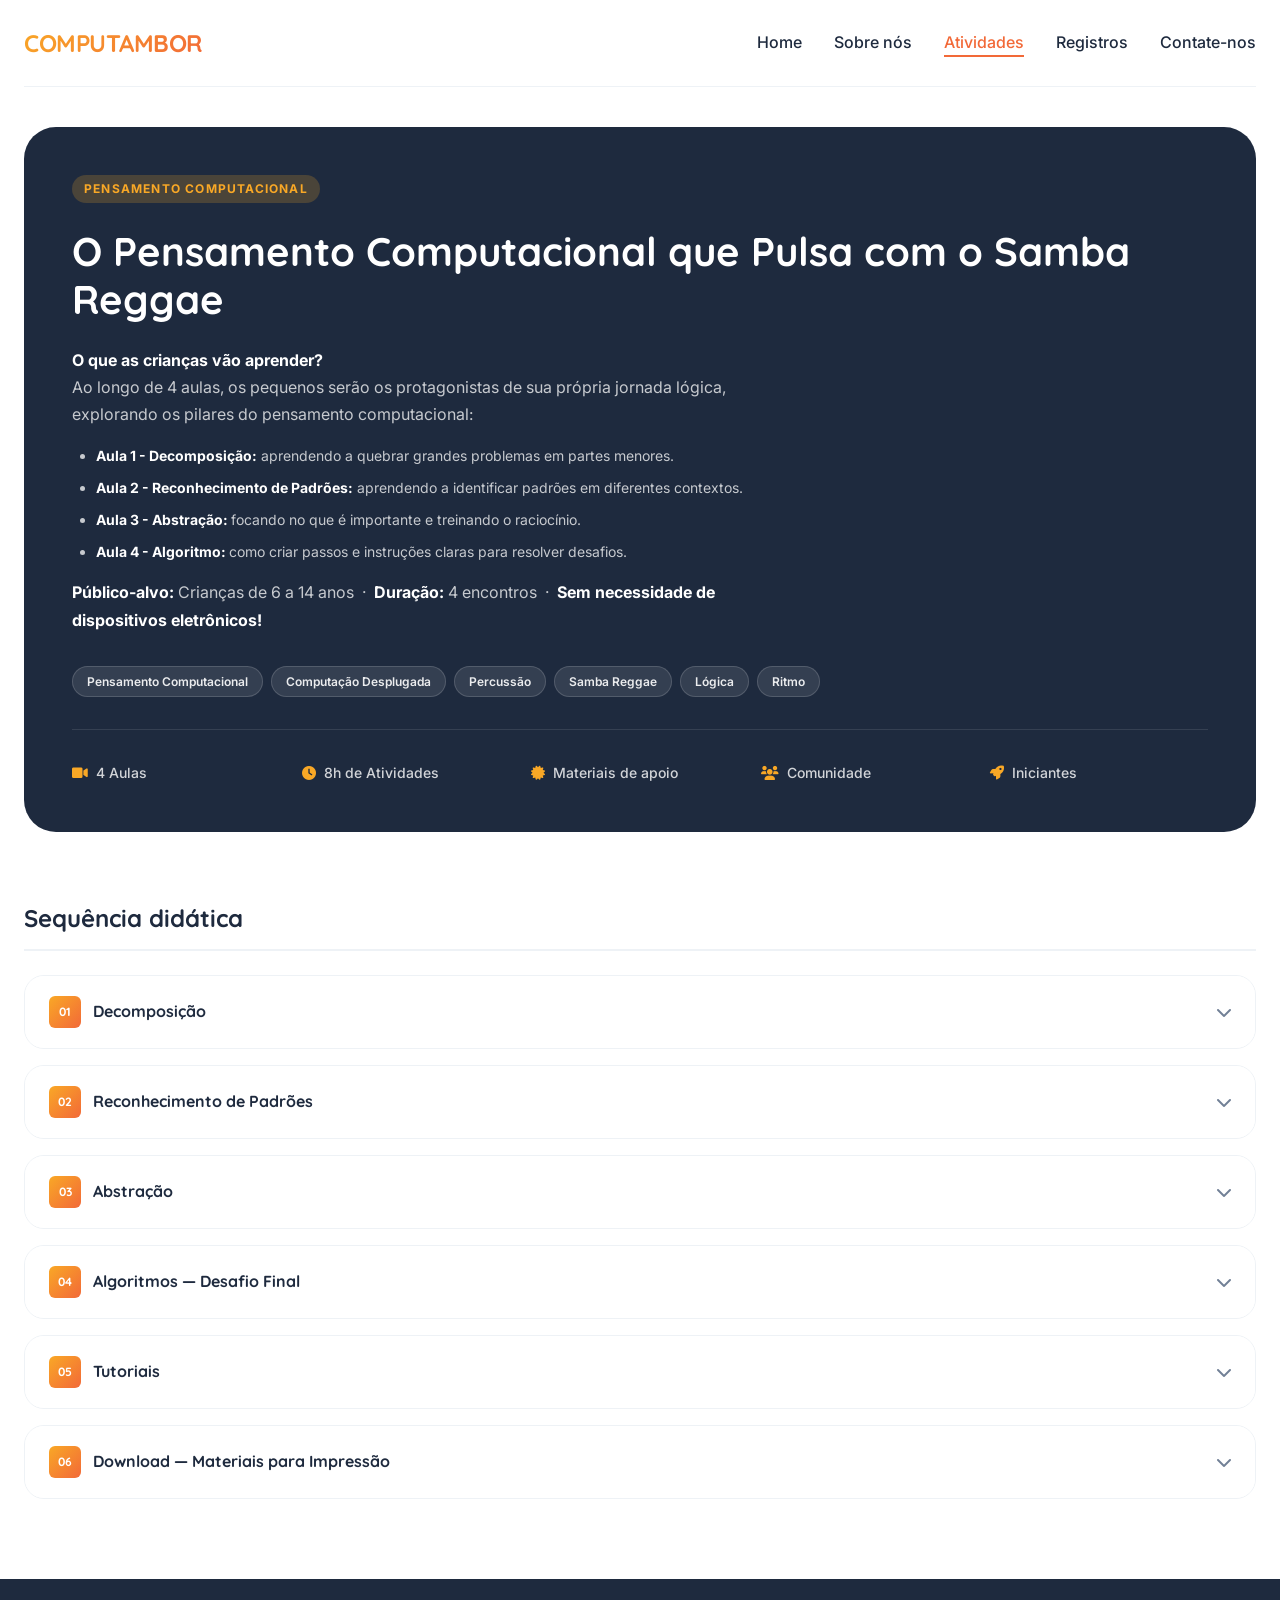
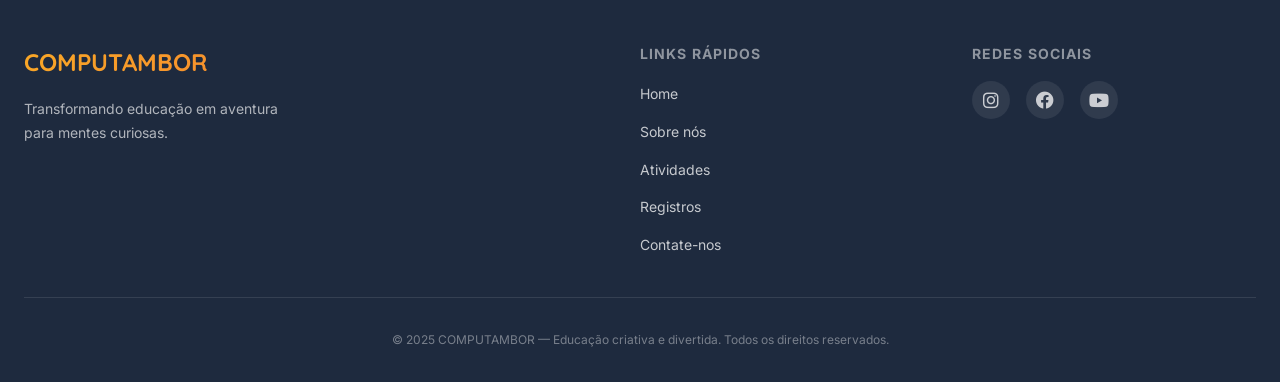
<file: atividades.html>
<!DOCTYPE html>
<html lang="pt-br">
<head>
  <meta charset="UTF-8">
  <meta name="viewport" content="width=device-width, initial-scale=1.0">
  <title>COMPUTAMBOR | Atividades do Curso</title>
  <meta name="description" content="4 aulas de pensamento computacional usando samba reggae e computação desplugada. Materiais para professores e alunos de 6 a 14 anos.">

  <link rel="preconnect" href="https://fonts.googleapis.com">
  <link href="https://fonts.googleapis.com/css2?family=Inter:opsz,wght@14..32,300;14..32,400;14..32,600;14..32,700;14..32,800&family=Quicksand:wght@400;500;600;700&display=swap" rel="stylesheet">
  <link rel="stylesheet" href="https://cdnjs.cloudflare.com/ajax/libs/font-awesome/6.0.0-beta3/css/all.min.css">
  <link rel="stylesheet" href="css/variables.css">
  <link rel="stylesheet" href="css/components.css">
  <link rel="stylesheet" href="css/pages.css">
</head>
<body data-page="atividades.html">

<div class="container">
  <div id="pw-navbar"></div>
</div>

<main>
  <div class="container">

    <!-- CABEÇALHO DO CURSO -->
    <header class="course-header" aria-labelledby="course-title">
      <span class="course-header__eyebrow">Pensamento Computacional</span>
      <h1 id="course-title">O Pensamento Computacional que Pulsa com o Samba Reggae</h1>

      <div class="course-header__desc">
        <p><strong style="color:#fff;">O que as crianças vão aprender?</strong></p>
        <p>Ao longo de 4 aulas, os pequenos serão os protagonistas de sua própria jornada lógica, explorando os pilares do pensamento computacional:</p>
        <ul>
          <li><b>Aula 1 - Decomposição:</b> aprendendo a quebrar grandes problemas em partes menores. </li>
          <li><b>Aula 2 - Reconhecimento de Padrões:</b> aprendendo a identificar padrões em diferentes contextos.</li>
          <li><b>Aula 3 - Abstração: </b> focando no que é importante e treinando o raciocínio.</li>
          <li><b>Aula 4 - Algoritmo: </b> como criar passos e instruções claras para resolver desafios.</li>
        </ul>
        <p style="margin-top: 1rem;">
          <b>Público-alvo:</b> Crianças de 6 a 14 anos &nbsp;·&nbsp;
          <b>Duração:</b> 4 encontros &nbsp;·&nbsp;
          <b>Sem necessidade de dispositivos eletrônicos!</b>
        </p>
      </div>

      <div class="tech-tags" aria-label="Temas abordados">
        <span class="tech-tag">Pensamento Computacional</span>
        <span class="tech-tag">Computação Desplugada</span>
        <span class="tech-tag">Percussão</span>
        <span class="tech-tag">Samba Reggae</span>
        <span class="tech-tag">Lógica</span>
        <span class="tech-tag">Ritmo</span>
      </div>

      <div class="course-stats" aria-label="Estatísticas do curso">
        <div class="course-stat"><i class="fas fa-video" aria-hidden="true"></i> 4 Aulas</div>
        <div class="course-stat"><i class="fas fa-clock" aria-hidden="true"></i> 8h de Atividades</div>
        <div class="course-stat"><i class="fas fa-certificate" aria-hidden="true"></i> Materiais de apoio</div>
        <div class="course-stat"><i class="fas fa-users" aria-hidden="true"></i> Comunidade</div>
        <div class="course-stat"><i class="fas fa-rocket" aria-hidden="true"></i> Iniciantes </div>
      </div>
    </header>

    <!-- MÓDULOS -->
    <section class="modules-section" aria-labelledby="modules-title">
      <h2 class="modules-title" id="modules-title">Sequência didática</h2>

      <!-- Módulo 01 -->
      <div class="module" role="region" aria-labelledby="mod-01">
        <div class="module__header" aria-expanded="false" role="button" tabindex="0">
          <h3 id="mod-01"><span class="module__number" aria-label="Módulo 01">01</span> Decomposição</h3>
          <i class="fas fa-chevron-down module__toggle-icon" aria-hidden="true"></i>
        </div>
        <ul class="module__lessons">
          <li class="lesson-item" data-link="https://drive.google.com/file/d/1GGW1S6-6MEwd1jZoFqW50hgd6k8FYZk7/view?usp=sharing">
            <span class="lesson-item__code">0101</span>
            <span class="lesson-item__title">Plano de ensino</span>
            <span class="lesson-item__duration">Leitura e Download</span>
            <i class="fas fa-file-alt lesson-item__icon" aria-hidden="true"></i>
          </li>

          <li class="lesson-item lesson-item--toggle" data-target="ref-012">
            <div class="lesson-item__header">
              <span class="lesson-item__code">0102</span>
              <span class="lesson-item__title">Recursos pedagógicos</span>
              <span class="lesson-item__duration">Download</span>
              <i class="fas fa-download lesson-item__icon" aria-hidden="true"></i>
            </div>
            <div id="ref-012" class="ref-panel">
              <ul>
                <li><a href="https://drive.google.com/file/d/1vzdx7hCFF1f8uwsqhi-pR4yFQ7ZrpHo9/view?usp=sharing" target="_blank" rel="noopener noreferrer">Materiais para impressão</a></li>
                <li><a href="https://canva.link/mqvchjvmapc88yz" target="_blank" rel="noopener noreferrer">Slides</a></li>
              </ul>
            </div>
          </li>

          <li class="lesson-item" data-link="https://drive.google.com/file/d/1sWQUgkg2pSQ9Jt441-slZ12ee3pVIRop/view?usp=sharing">
            <span class="lesson-item__code">0103</span>
            <span class="lesson-item__title">Atividade 1: Encontre seu par</span>
            <span class="lesson-item__duration">20 min</span>
            <i class="fas fa-external-link-alt lesson-item__icon" aria-hidden="true"></i>
          </li>
          <li class="lesson-item" data-link="https://drive.google.com/file/d/1nlDdScC5zE1C5I9jffvQU6ldETWPKVsW/view?usp=sharing">
            <span class="lesson-item__code">0104</span>
            <span class="lesson-item__title">Atividade 2: Decompondo o ritmo</span>
            <span class="lesson-item__duration">60 min</span>
            <i class="fas fa-external-link-alt lesson-item__icon" aria-hidden="true"></i>
          </li>
          <li class="lesson-item" data-link="https://drive.google.com/file/d/1LTjSLqV8tqkHBRjw7dCuH8q8gbuZ6dws/view?usp=sharing">
            <span class="lesson-item__code">0105</span>
            <span class="lesson-item__title">Atividade 3: A soma das batidas</span>
            <span class="lesson-item__duration">20 min</span>
            <i class="fas fa-external-link-alt lesson-item__icon" aria-hidden="true"></i>
          </li>

          <li class="lesson-item" data-link="https://drive.google.com/file/d/1R7Y2lu913yEmlsl6XotxBHee7nxIGNsg/view?usp=sharing">
            <span class="lesson-item__code">0106</span>
            <span class="lesson-item__title">Material de apoio</span>
            <span class="lesson-item__duration">Leitura</span>
            <i class="fas fa-external-link-alt lesson-item__icon" aria-hidden="true"></i>
          </li>
          
          <li class="lesson-item lesson-item--toggle" data-target="ref-01">
            <div class="lesson-item__header">
              <span class="lesson-item__code">0107</span>
              <span class="lesson-item__title">Referências</span>
              <span class="lesson-item__duration">Leitura</span>
              <i class="fas fa-chevron-down lesson-item__icon" aria-hidden="true"></i>
            </div>
            <div id="ref-01" class="ref-panel">
              <ul>
                <li>WING, J. M. Computational thinking. <em>Communications of the ACM</em>, v. 49, n. 3, p. 33–35, 2006.</li>
                <li>BELL, T.; WITTEN, I. H.; FELLOWS, M. <em>Computer Science Unplugged</em>. Disponível em: csunplugged.org</li>
                <li>BRACKMANN, C. P. et al. Desenvolvimento do pensamento computacional através de atividades desplugadas. <em>RENOTE</em>, v. 14, n. 2, 2016.</li>
              </ul>
            </div>
          </li>

        </ul>
      </div>

      <!-- Módulo 02 -->
      <div class="module" role="region" aria-labelledby="mod-02">
        <div class="module__header" aria-expanded="false" role="button" tabindex="0">
          <h3 id="mod-02"><span class="module__number" aria-label="Módulo 02">02</span> Reconhecimento de Padrões</h3>
          <i class="fas fa-chevron-down module__toggle-icon" aria-hidden="true"></i>
        </div>
        <ul class="module__lessons">
          <li class="lesson-item" data-link="https://drive.google.com/file/d/1p_x-du-SpC_fLtdT15l4KKhxwUyDzxaI/view?usp=sharing">
            <span class="lesson-item__code">0201</span>
            <span class="lesson-item__title">Plano de ensino</span>
            <span class="lesson-item__duration">Leitura</span>
            <i class="fas fa-file-alt lesson-item__icon" aria-hidden="true"></i>
          </li>

          <li class="lesson-item" data-link="https://drive.google.com/file/d/1gpNnuGSrkCssbVZdwdgOJ2HtZUARMpAI/view?usp=sharing">
            <span class="lesson-item__code">0202</span>
            <span class="lesson-item__title">Recursos pedagógicos</span>
            <span class="lesson-item__duration">Download</span>
            <i class="fas fa-download lesson-item__icon" aria-hidden="true"></i>
          </li>

          <li class="lesson-item" data-link="https://drive.google.com/file/d/SEU_LINK_AQUI_9/view">
            <span class="lesson-item__code">0203</span>
            <span class="lesson-item__title">Momento inicial: Conteúdo expositivo</span>
            <span class="lesson-item__duration">20 min</span>
            <i class="fas fa-external-link-alt lesson-item__icon" aria-hidden="true"></i>
          </li>

          <li class="lesson-item" data-link="https://drive.google.com/file/d/SEU_LINK_AQUI_10/view">
            <span class="lesson-item__code">0204</span>
            <span class="lesson-item__title">Reconhecimento de padrões no samba-reggae</span>
            <span class="lesson-item__duration">20 min</span>
            <i class="fas fa-external-link-alt lesson-item__icon" aria-hidden="true"></i>
          </li>

          <li class="lesson-item" data-link="https://drive.google.com/file/d/1NuwuzXsUuRT1MgUfxxvaZKAFG2dYjZdg/view?usp=sharing">
            <span class="lesson-item__code">0205</span>
            <span class="lesson-item__title">Atividade 1 - Notação corporal</span>
            <span class="lesson-item__duration">30 min</span>
            <i class="fas fa-external-link-alt lesson-item__icon" aria-hidden="true"></i>
          </li>

          <li class="lesson-item" data-link="https://drive.google.com/file/d/1fIdFOYWPm3QcUtbpmuyCheJt5D91KKYv/view?usp=sharing">
            <span class="lesson-item__code">0206</span>
            <span class="lesson-item__title">Atividade 2 - Observando os padrões</span>
            <span class="lesson-item__duration">30 min</span>
            <i class="fas fa-external-link-alt lesson-item__icon" aria-hidden="true"></i>
          </li>

          <li class="lesson-item" data-link="https://drive.google.com/file/d/SEU_LINK_AQUI_10/view">
            <span class="lesson-item__code">0207</span>
            <span class="lesson-item__title">Encerramento</span>
            <span class="lesson-item__duration">30 min</span>
            <i class="fas fa-external-link-alt lesson-item__icon" aria-hidden="true"></i>
          </li>

          <!-- <li class="lesson-item" data-link="https://drive.google.com/file/d/SEU_LINK_AQUI_11/view">
            <span class="lesson-item__code">0208</span>
            <span class="lesson-item__title">Materiais</span>
            <span class="lesson-item__duration">Leitura</span>
            <i class="fas fa-file-alt lesson-item__icon" aria-hidden="true"></i>
          </li> -->
          <li class="lesson-item lesson-item--toggle" data-target="ref-02">
            <div class="lesson-item__header">
              <span class="lesson-item__code">0208</span>
              <span class="lesson-item__title">Referências</span>
              <span class="lesson-item__duration">Leitura</span>
              <i class="fas fa-chevron-down lesson-item__icon" aria-hidden="true"></i>
            </div>
            <div id="ref-02" class="ref-panel">
              <ul>
                <li>WING, J. M. Computational thinking. <em>Communications of the ACM</em>, v. 49, n. 3, p. 33–35, 2006.</li>
                <li>BELL, T.; WITTEN, I. H.; FELLOWS, M. <em>Computer Science Unplugged</em>. Disponível em: csunplugged.org</li>
                <li>BRACKMANN, C. P. et al. Desenvolvimento do pensamento computacional através de atividades desplugadas. <em>RENOTE</em>, v. 14, n. 2, 2016.</li>
              </ul>
            </div>
          </li>

        </ul>
      </div>

      <!-- Módulo 03 -->
      <div class="module" role="region" aria-labelledby="mod-03">
        <div class="module__header" aria-expanded="false" role="button" tabindex="0">
          <h3 id="mod-03"><span class="module__number" aria-label="Módulo 03">03</span> Abstração</h3>
          <i class="fas fa-chevron-down module__toggle-icon" aria-hidden="true"></i>
        </div>

        <ul class="module__lessons">
          <li class="lesson-item" data-link="https://drive.google.com/file/d/1pPxOqALFEFxmUF0KTXt2ugIQ2Ls848UZ/view?usp=sharing">
            <span class="lesson-item__code">0301</span>
            <span class="lesson-item__title">Plano de ensino</span>
            <span class="lesson-item__duration">Leitura</span>
            <i class="fas fa-file-alt lesson-item__icon" aria-hidden="true"></i>
          </li>

          <li class="lesson-item" data-link="https://drive.google.com/file/d/1ycvFEmdvb4gqKp3FLXqhGVJD8cl7UXWc/view?usp=sharing">
            <span class="lesson-item__code">0302</span>
            <span class="lesson-item__title">Recursos pedagógicos</span>
            <span class="lesson-item__duration">Download</span>
            <i class="fas fa-download lesson-item__icon" aria-hidden="true"></i>
          </li>
          <li class="lesson-item" data-link="https://drive.google.com/file/d/SEU_LINK_AQUI_15/view">
            <span class="lesson-item__code">0303</span>
            <span class="lesson-item__title">Desenvolvimento</span>
            <span class="lesson-item__duration">40 min</span>
            <i class="fas fa-external-link-alt lesson-item__icon" aria-hidden="true"></i>
          </li>
          <li class="lesson-item" data-link="https://drive.google.com/file/d/SEU_LINK_AQUI_16/view">
            <span class="lesson-item__code">0304</span>
            <span class="lesson-item__title">Fechamento</span>
            <span class="lesson-item__duration">20 min</span>
            <i class="fas fa-external-link-alt lesson-item__icon" aria-hidden="true"></i>
          </li>
          <li class="lesson-item" data-link="https://drive.google.com/file/d/SEU_LINK_AQUI_17/view">
            <span class="lesson-item__code">0305</span>
            <span class="lesson-item__title">Materiais</span>
            <span class="lesson-item__duration">Leitura</span>
            <i class="fas fa-file-alt lesson-item__icon" aria-hidden="true"></i>
          </li>

          <li class="lesson-item lesson-item--toggle" data-target="ref-03">
            <div class="lesson-item__header">
              <span class="lesson-item__code">0306</span>
              <span class="lesson-item__title">Referências</span>
              <span class="lesson-item__duration">Leitura</span>
              <i class="fas fa-chevron-down lesson-item__icon" aria-hidden="true"></i>
            </div>
            
            <div id="ref-03" class="ref-panel">
              <ul>
                <li>WING, J. M. Computational thinking. <em>Communications of the ACM</em>, v. 49, n. 3, p. 33–35, 2006.</li>
                <li>BELL, T.; WITTEN, I. H.; FELLOWS, M. <em>Computer Science Unplugged</em>. Disponível em: csunplugged.org</li>
                <li>BRACKMANN, C. P. et al. Desenvolvimento do pensamento computacional através de atividades desplugadas. <em>RENOTE</em>, v. 14, n. 2, 2016.</li>
              </ul>
            </div>
          </li>

        </ul>
      </div>

      <!-- Módulo 04 -->
      <div class="module" role="region" aria-labelledby="mod-04">
        <div class="module__header" aria-expanded="false" role="button" tabindex="0">
          <h3 id="mod-04"><span class="module__number" aria-label="Módulo 04">04</span> Algoritmos — Desafio Final</h3>
          <i class="fas fa-chevron-down module__toggle-icon" aria-hidden="true"></i>
        </div>

        <ul class="module__lessons">
          <li class="lesson-item" data-link="https://drive.google.com/file/d/1YZrP0JJq5q9EgmCqr7vY-PIJgpqGNWAp/view?usp=sharing">
            <span class="lesson-item__code">0401</span>
            <span class="lesson-item__title">Plano de ensino</span>
            <span class="lesson-item__duration">Leitura</span>
            <i class="fas fa-file-alt lesson-item__icon" aria-hidden="true"></i>
          </li>

          <li class="lesson-item lesson-item--toggle" data-target="ref-014">
            <div class="lesson-item__header">
              <span class="lesson-item__code">0402</span>
              <span class="lesson-item__title">Recursos pedagógicos</span>
              <span class="lesson-item__duration">Download</span>
              <i class="fas fa-download lesson-item__icon" aria-hidden="true"></i>
            </div>
            <div id="ref-014" class="ref-panel">
              <ul>
                <li><a href="https://drive.google.com/file/d/1ycvFEmdvb4gqKp3FLXqhGVJD8cl7UXWc/view?usp=sharing" target="_blank" rel="noopener noreferrer">Materiais para impressão</a></li>
                <li><a href="https://canva.link/11ptqq7ym2wp6no" target="_blank" rel="noopener noreferrer">Slides</a></li>
              </ul>
            </div>
          </li>

          <li class="lesson-item" data-link="https://drive.google.com/file/d/SEU_LINK_AQUI_21/view">
            <span class="lesson-item__code">0403</span>
            <span class="lesson-item__title">Desenvolvimento</span>
            <span class="lesson-item__duration">40 min</span>
            <i class="fas fa-external-link-alt lesson-item__icon" aria-hidden="true"></i>
          </li>

          <li class="lesson-item" data-link="https://drive.google.com/file/d/SEU_LINK_AQUI_22/view">
            <span class="lesson-item__code">0404</span>
            <span class="lesson-item__title">Fechamento</span>
            <span class="lesson-item__duration">20 min</span>
            <i class="fas fa-external-link-alt lesson-item__icon" aria-hidden="true"></i>
          </li>
          
          <li class="lesson-item" data-link="https://drive.google.com/file/d/SEU_LINK_AQUI_23/view">
            <span class="lesson-item__code">0405</span>
            <span class="lesson-item__title">Materiais</span>
            <span class="lesson-item__duration">Leitura</span>
            <i class="fas fa-file-alt lesson-item__icon" aria-hidden="true"></i>
          </li>

          <li class="lesson-item lesson-item--toggle" data-target="ref-04">
            <div class="lesson-item__header">
              <span class="lesson-item__code">0406</span>
              <span class="lesson-item__title">Referências</span>
              <span class="lesson-item__duration">Leitura</span>
              <i class="fas fa-chevron-down lesson-item__icon" aria-hidden="true"></i>
            </div>
            <div id="ref-04" class="ref-panel">
              <ul>
                <li>WING, J. M. Computational thinking. <em>Communications of the ACM</em>, v. 49, n. 3, p. 33–35, 2006.</li>
                <li>BELL, T.; WITTEN, I. H.; FELLOWS, M. <em>Computer Science Unplugged</em>. Disponível em: csunplugged.org</li>
                <li>BRACKMANN, C. P. et al. Desenvolvimento do pensamento computacional através de atividades desplugadas. <em>RENOTE</em>, v. 14, n. 2, 2016.</li>
              </ul>
            </div>
          </li>

        </ul>
      </div>

      <!-- Módulo 05 -->
      <div class="module" role="region" aria-labelledby="mod-05">
        <div class="module__header" aria-expanded="false" role="button" tabindex="0">
          <h3 id="mod-05"><span class="module__number" aria-label="Módulo 05">05</span> Tutoriais</h3>
          <i class="fas fa-chevron-down module__toggle-icon" aria-hidden="true"></i>
        </div>
        <ul class="module__lessons">
          <li class="lesson-item" data-link="https://drive.google.com/file/d/SEU_LINK_AQUI_25/view">
            <span class="lesson-item__code">0501</span>
            <span class="lesson-item__title">Apresentação</span>
            <span class="lesson-item__duration">08:38</span>
            <i class="fas fa-play-circle lesson-item__icon" aria-hidden="true"></i>
          </li>
          <li class="lesson-item lesson-item--desc" data-link="https://www.youtube.com/watch?v=c72S5D0BfWY">
            <span class="lesson-item__code">0502</span>
            <div class="lesson-item__main">
              <span class="lesson-item__title">Mini Documentário - Percussão</span>
              <span class="lesson-item__desc">Documentário "Percussão : O tambor como forma de resistência e tecnologia de difusão e salvaguarda dos conhecimentos ancestrais" é uma obra produzida por Lorena Roberta no ano de 2024.</span>
            </div>
            <span class="lesson-item__duration">40:13</span>
            <i class="fas fa-play-circle lesson-item__icon" aria-hidden="true"></i>
          </li>
          <li class="lesson-item" data-link="https://www.youtube.com/watch?v=qYGEAK_evsc">
            <span class="lesson-item__code">0503</span>
            <span class="lesson-item__title">Samba Reggae</span>
            <span class="lesson-item__duration">42:00</span>
            <i class="fas fa-play-circle lesson-item__icon" aria-hidden="true"></i>
          </li>
          <li class="lesson-item" data-link="https://youtu.be/3duyO0IKhIA?si=pnLZHLmVr2UZTqvn">
            <span class="lesson-item__code">0504</span>
            <span class="lesson-item__title">Computação Desplugada</span>
            <span class="lesson-item__duration">04:54</span>
            <i class="fas fa-play-circle lesson-item__icon" aria-hidden="true"></i>
          </li>
          <li class="lesson-item" data-link="https://youtu.be/pRpjYrdb9UY?si=huAJ28QLigQjBfeK">
            <span class="lesson-item__code">0505</span>
            <span class="lesson-item__title">Pensamento Computacional</span>
            <span class="lesson-item__duration">09:42</span>
            <i class="fas fa-play-circle lesson-item__icon" aria-hidden="true"></i>
          </li>
          <!-- <li class="lesson-item" data-link="https://drive.google.com/file/d/SEU_LINK_AQUI_30/view">
            <span class="lesson-item__code">0506</span>
            <span class="lesson-item__title">Aplicação das Atividades</span>
            <span class="lesson-item__duration">08:04</span>
            <i class="fas fa-play-circle lesson-item__icon" aria-hidden="true"></i>
          </li>
          <li class="lesson-item" data-link="https://drive.google.com/file/d/SEU_LINK_AQUI_31/view">
            <span class="lesson-item__code">0507</span>
            <span class="lesson-item__title">Utilização dos Materiais</span>
            <span class="lesson-item__duration">04:34</span>
            <i class="fas fa-play-circle lesson-item__icon" aria-hidden="true"></i>
          </li>
          <li class="lesson-item" data-link="https://drive.google.com/file/d/SEU_LINK_AQUI_32/view">
            <span class="lesson-item__code">0508</span>
            <span class="lesson-item__title">Recursos Alternativos</span>
            <span class="lesson-item__duration">05:08</span>
            <i class="fas fa-play-circle lesson-item__icon" aria-hidden="true"></i>
          </li> -->
        </ul>
      </div>

      <!-- Módulo 06 -->
      <div class="module" role="region" aria-labelledby="mod-06">
        <div class="module__header" aria-expanded="false" role="button" tabindex="0">
          <h3 id="mod-06"><span class="module__number" aria-label="Módulo 06">06</span> Download — Materiais para Impressão</h3>
          <i class="fas fa-chevron-down module__toggle-icon" aria-hidden="true"></i>
        </div>
        <ul class="module__lessons">
          <li class="lesson-item" data-link="https://drive.google.com/file/d/1ycvFEmdvb4gqKp3FLXqhGVJD8cl7UXWc/view?usp=sharing">
            <span class="lesson-item__code">0601</span>
            <span class="lesson-item__title">Aula 1 — Material para imprimir</span>
            <span class="lesson-item__duration">PDF</span>
            <i class="fas fa-download lesson-item__icon" aria-hidden="true"></i>
          </li>
          <li class="lesson-item" data-link="https://drive.google.com/file/d/SEU_LINK_AQUI_34/view">
            <span class="lesson-item__code">0602</span>
            <span class="lesson-item__title">Aula 2 — Material para imprimir</span>
            <span class="lesson-item__duration">PDF</span>
            <i class="fas fa-download lesson-item__icon" aria-hidden="true"></i>
          </li>
          <li class="lesson-item" data-link="https://drive.google.com/file/d/SEU_LINK_AQUI_35/view">
            <span class="lesson-item__code">0603</span>
            <span class="lesson-item__title">Aula 3 — Material para imprimir</span>
            <span class="lesson-item__duration">PDF</span>
            <i class="fas fa-download lesson-item__icon" aria-hidden="true"></i>
          </li>
          <li class="lesson-item" data-link="https://drive.google.com/file/d/SEU_LINK_AQUI_36/view">
            <span class="lesson-item__code">0604</span>
            <span class="lesson-item__title">Aula 4 — Material para imprimir</span>
            <span class="lesson-item__duration">PDF</span>
            <i class="fas fa-download lesson-item__icon" aria-hidden="true"></i>
          </li>
        </ul>
      </div>

    </section><!-- /modules-section -->

  </div><!-- /container -->
</main>

<div id="pw-footer"></div>


<script src="js/components.js"></script>
<script src="js/main.js"></script>

 <script>
    document.querySelectorAll('.lesson-item--toggle').forEach(item => {
      item.addEventListener('click', () => {
        const panel = document.getElementById(item.dataset.target);
        const isOpen = panel.classList.toggle('open');
        item.classList.toggle('open', isOpen);
        if (isOpen) panel.scrollIntoView({ behavior: 'smooth', block: 'nearest' });
      });
    });
  </script>


</body>
</html>
</file>
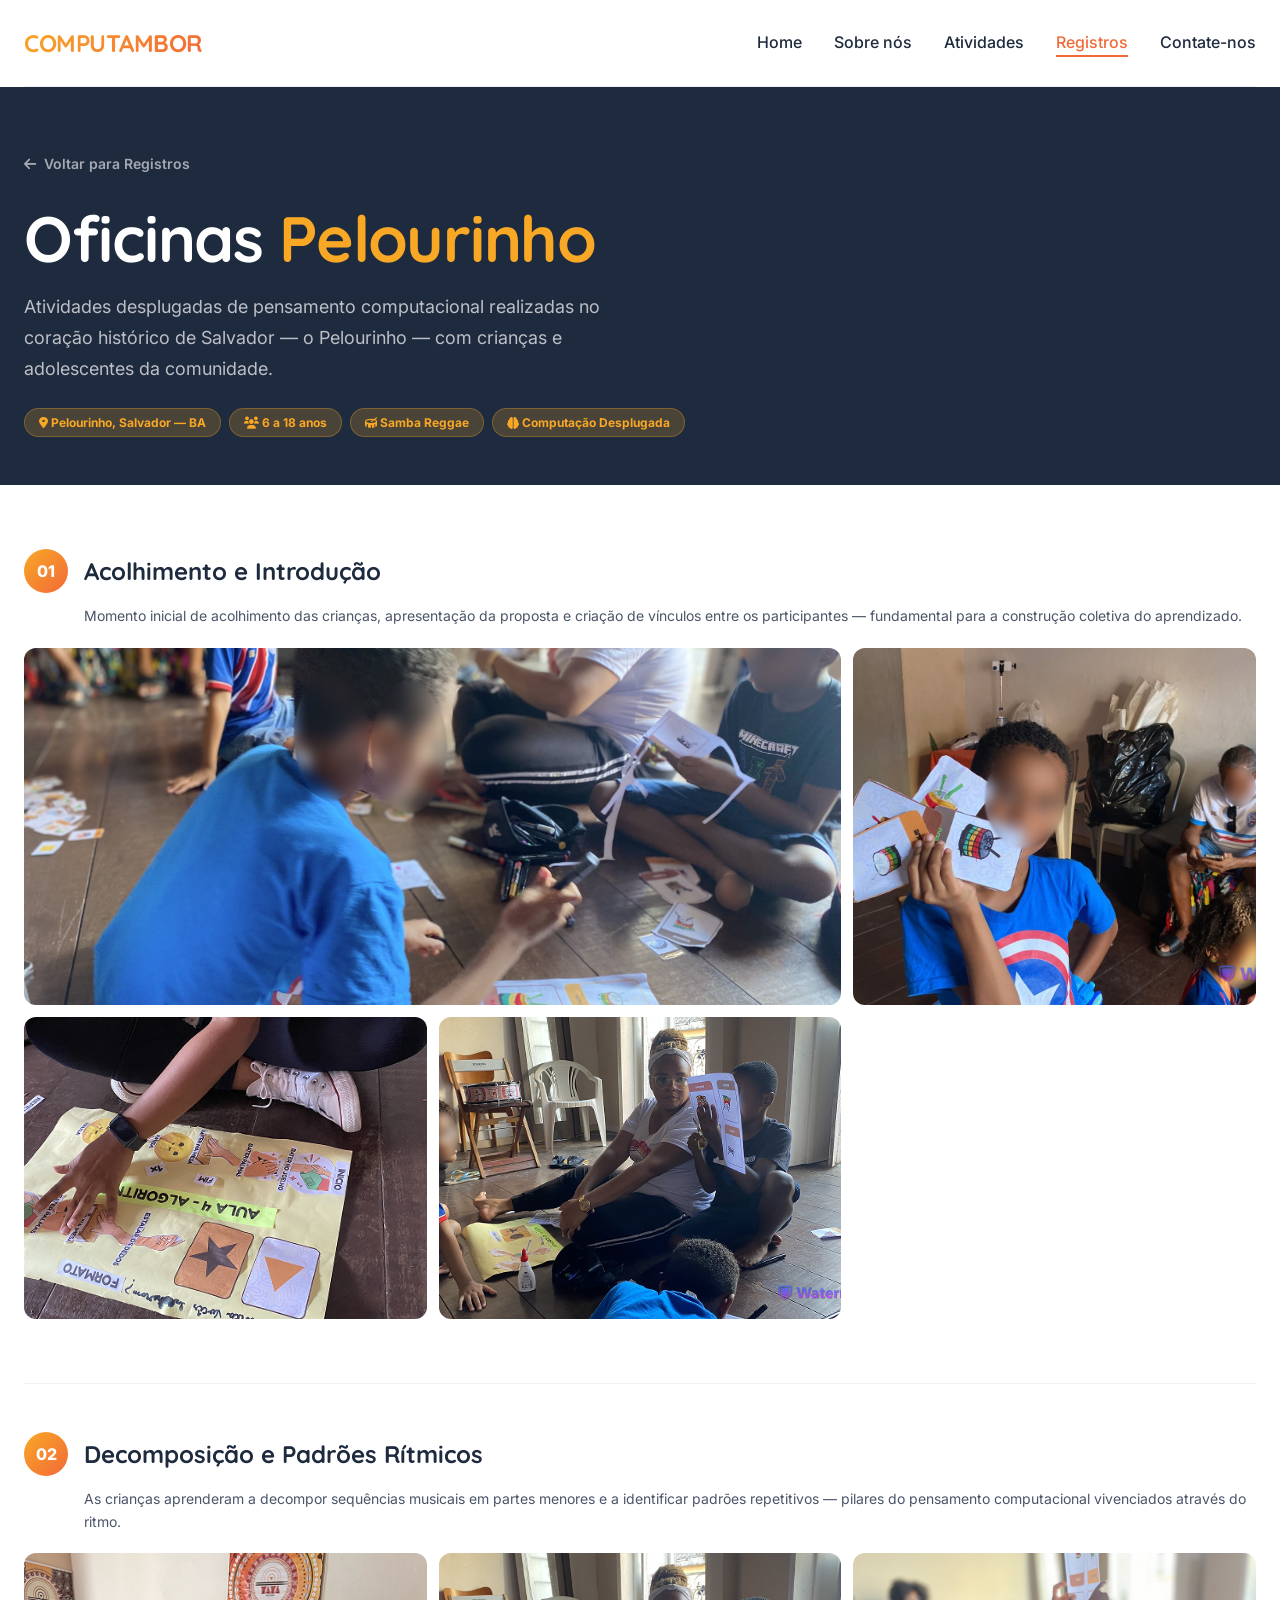
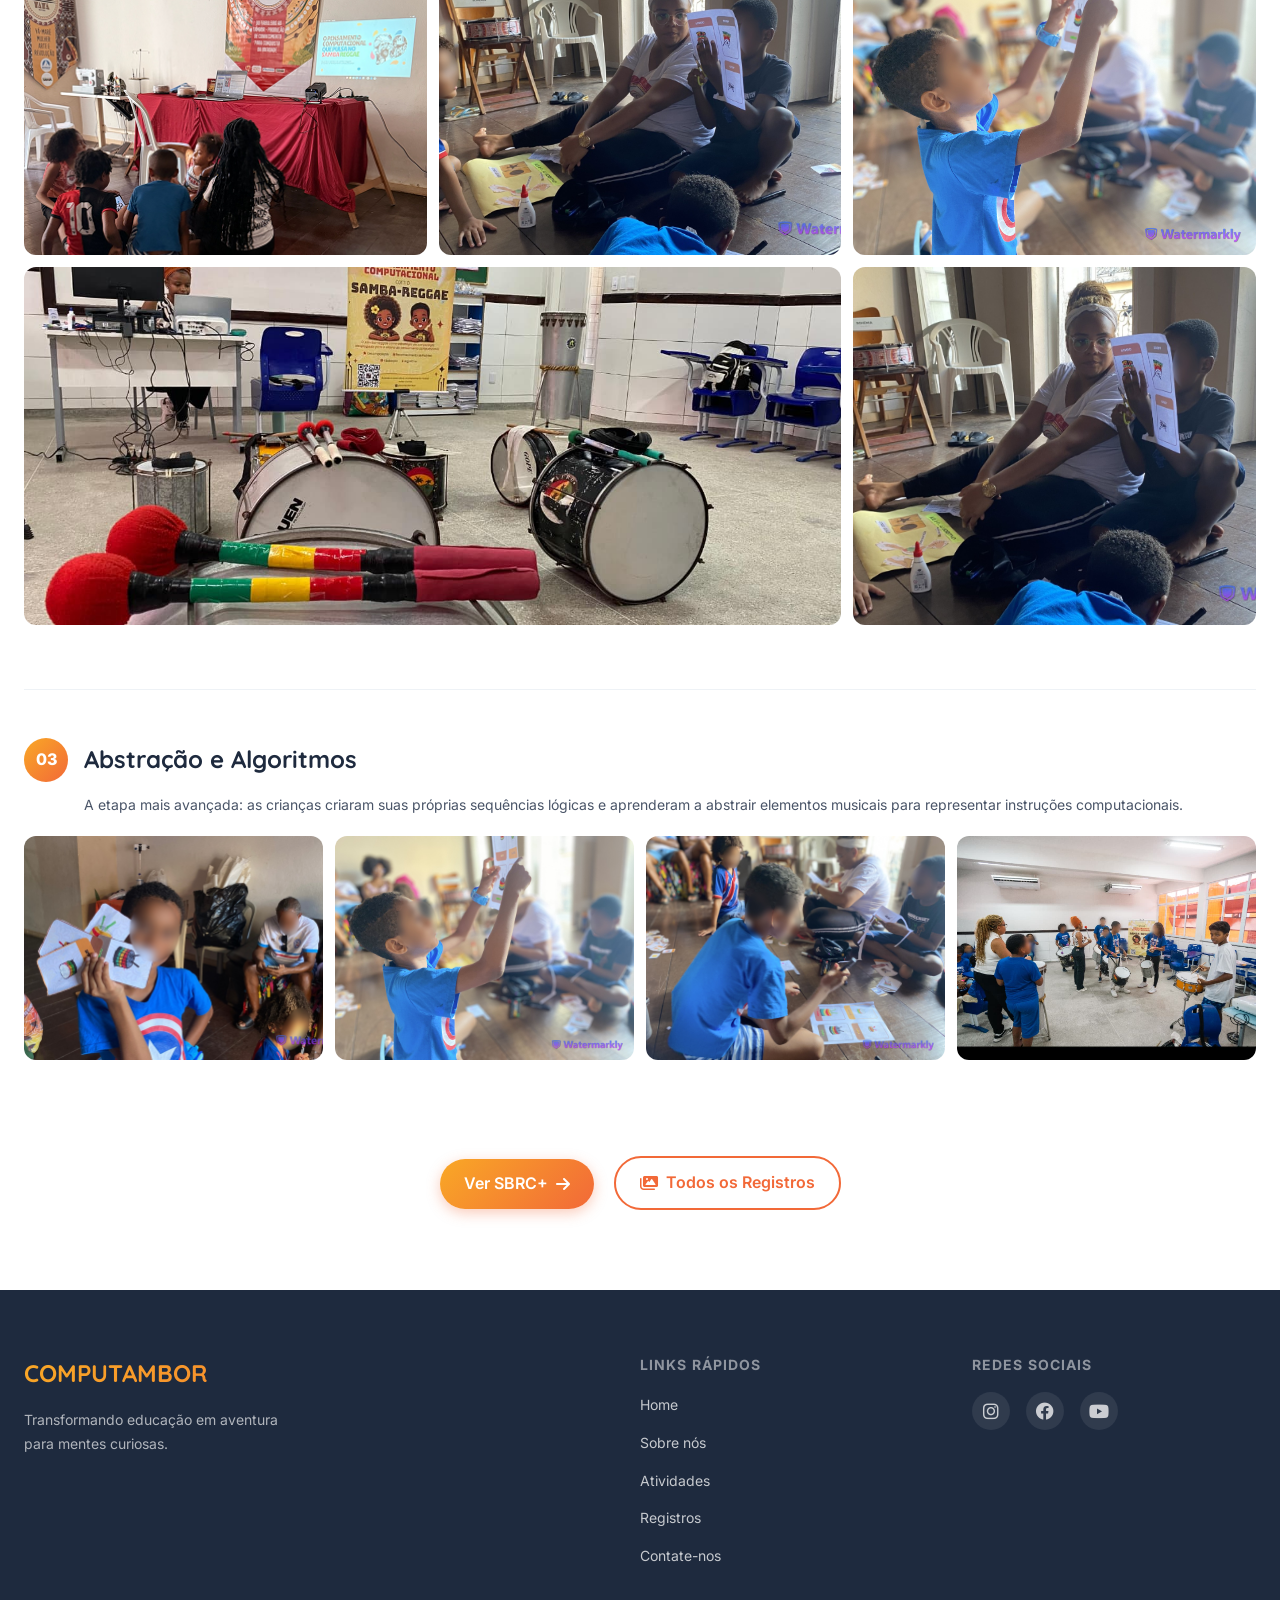
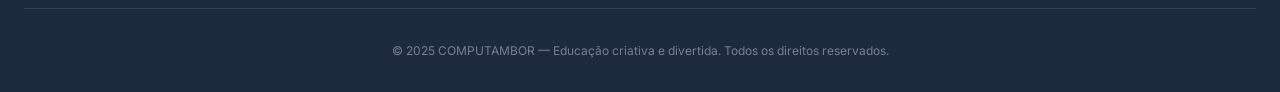
<file: oficinas.html>
<!DOCTYPE html>
<html lang="pt-br">
<head>
  <meta charset="UTF-8">
  <meta name="viewport" content="width=device-width, initial-scale=1.0">
  <title>COMPUTAMBOR | Oficinas Pelourinho</title>
  <meta name="description" content="Registros das Oficinas COMPUTAMBOR no Pelourinho — atividades desplugadas com crianças e adolescentes.">
  <link rel="preconnect" href="https://fonts.googleapis.com">
  <link href="https://fonts.googleapis.com/css2?family=Inter:opsz,wght@14..32,300;14..32,400;14..32,600;14..32,700;14..32,800&family=Quicksand:wght@400;500;600;700&display=swap" rel="stylesheet">
  <link rel="stylesheet" href="https://cdnjs.cloudflare.com/ajax/libs/font-awesome/6.0.0-beta3/css/all.min.css">
  <link rel="stylesheet" href="css/variables.css">
  <link rel="stylesheet" href="css/components.css">
  <link rel="stylesheet" href="css/pages.css">
  <style>
    .page-hero {
      background: var(--color-dark);
      color: var(--color-white);
      padding: var(--space-16) 0 var(--space-12);
      margin-bottom: var(--space-16);
    }
    .page-hero__back {
      display: inline-flex;
      align-items: center;
      gap: var(--space-2);
      color: rgba(255,255,255,0.6);
      font-size: var(--text-sm);
      font-weight: 600;
      margin-bottom: var(--space-6);
      transition: color var(--transition-fast);
    }
    .page-hero__back:hover { color: var(--color-accent); }
    .page-hero h1 {
      font-size: clamp(2.2rem, 6vw, 4rem);
      font-weight: 900;
      color: var(--color-white);
      letter-spacing: -0.02em;
      margin-bottom: var(--space-4);
    }
    .page-hero h1 span { color: var(--color-accent); }
    .page-hero p {
      font-size: var(--text-lg);
      color: rgba(255,255,255,0.7);
      max-width: 620px;
      line-height: 1.7;
    }
    .page-hero__badges {
      display: flex;
      flex-wrap: wrap;
      gap: var(--space-2);
      margin-top: var(--space-6);
    }
    .page-hero__badge {
      padding: 4px 14px;
      border-radius: var(--radius-full);
      font-size: var(--text-xs);
      font-weight: 700;
      background: rgba(249,168,38,0.2);
      color: var(--color-accent);
      border: 1px solid rgba(249,168,38,0.3);
    }

    .ctx-block { margin-bottom: var(--space-16); }
    .ctx-block__header {
      display: flex;
      align-items: center;
      gap: var(--space-4);
      margin-bottom: var(--space-6);
    }
    .ctx-block__num {
      display: flex;
      align-items: center;
      justify-content: center;
      width: 44px;
      height: 44px;
      border-radius: var(--radius-full);
      background: var(--gradient-brand);
      color: var(--color-white);
      font-size: var(--text-base);
      font-weight: 800;
      flex-shrink: 0;
    }
    .ctx-block__title {
      font-size: var(--text-2xl);
      font-weight: 800;
      color: var(--color-dark);
    }
    .ctx-block__desc {
      font-size: var(--text-sm);
      color: var(--color-text);
      margin-left: calc(44px + var(--space-4));
      margin-top: calc(-1 * var(--space-3));
      margin-bottom: var(--space-5);
      line-height: 1.6;
    }

    .photo-grid { display: grid; gap: var(--space-3); }
    .photo-grid--2 { grid-template-columns: repeat(2, 1fr); }
    .photo-grid--3 { grid-template-columns: repeat(3, 1fr); }
    .photo-grid--4 { grid-template-columns: repeat(4, 1fr); }

    .photo-item {
      position: relative;
      overflow: hidden;
      border-radius: var(--radius-md);
      background: var(--color-bg);
    }
    .photo-item--wide { grid-column: span 2; }
    .photo-item img {
      width: 100%;
      height: 100%;
      object-fit: cover;
      display: block;
      aspect-ratio: 4/3;
      transition: transform var(--transition-slow);
    }
    .photo-item--wide img { aspect-ratio: 16/7; }
    .photo-item:hover img { transform: scale(1.04); }
    .photo-item__label {
      position: absolute;
      bottom: 0; left: 0; right: 0;
      padding: var(--space-3) var(--space-4);
      background: linear-gradient(to top, rgba(30,42,62,0.8), transparent);
      color: var(--color-white);
      font-size: var(--text-xs);
      font-weight: 600;
      opacity: 0;
      transition: opacity var(--transition-base);
    }
    .photo-item:hover .photo-item__label { opacity: 1; }

    .section-divider {
      border: none;
      border-top: 1px solid var(--color-border);
      margin: var(--space-12) 0;
    }

    @media (max-width: 768px) {
      .photo-grid--3, .photo-grid--4 { grid-template-columns: repeat(2, 1fr); }
      .photo-item--wide { grid-column: span 2; }
    }
    @media (max-width: 480px) {
      .photo-grid--2, .photo-grid--3, .photo-grid--4 { grid-template-columns: 1fr; }
      .photo-item--wide { grid-column: span 1; }
    }
  </style>
</head>
<body data-page="oficinas.html">

<div class="container">
  <div id="pw-navbar"></div>
</div>

<div class="page-hero">
  <div class="container">
    <a href="registros.html" class="page-hero__back">
      <i class="fas fa-arrow-left"></i> Voltar para Registros
    </a>
    <h1>Oficinas <span>Pelourinho</span></h1>
    <p>Atividades desplugadas de pensamento computacional realizadas no coração histórico de Salvador — o Pelourinho — com crianças e adolescentes da comunidade.</p>
    <div class="page-hero__badges">
      <span class="page-hero__badge"><i class="fas fa-map-marker-alt"></i> Pelourinho, Salvador — BA</span>
      <span class="page-hero__badge"><i class="fas fa-users"></i> 6 a 18 anos</span>
      <span class="page-hero__badge"><i class="fas fa-drum"></i> Samba Reggae</span>
      <span class="page-hero__badge"><i class="fas fa-brain"></i> Computação Desplugada</span>
    </div>
  </div>
</div>

<main>
  <div class="container">

    <!-- CONTEXTO 01: Acolhimento e Introdução -->
    <div class="ctx-block">
      <div class="ctx-block__header">
        <div class="ctx-block__num">01</div>
        <h2 class="ctx-block__title">Acolhimento e Introdução</h2>
      </div>
      <p class="ctx-block__desc">Momento inicial de acolhimento das crianças, apresentação da proposta e criação de vínculos entre os participantes — fundamental para a construção coletiva do aprendizado.</p>

      <div class="photo-grid photo-grid--3">
        <div class="photo-item photo-item--wide">
          <img src="assets/images/Aula4.1.jpeg" alt="Acolhimento inicial com as crianças">
          <span class="photo-item__label">Chegada e acolhimento</span>
        </div>
        <div class="photo-item">
          <img src="assets/images/Aula 4.2.jpeg" alt="Apresentação da proposta pedagógica">
          <span class="photo-item__label">Apresentação da proposta</span>
        </div>
        <div class="photo-item">
          <img src="assets/images/Algoritmo1.png" alt="Primeiros momentos da oficina">
          <span class="photo-item__label">Início das atividades</span>
        </div>
        <div class="photo-item">
          <img src="assets/images/Algoritmo2.png" alt="Crianças interagindo com os materiais">
          <span class="photo-item__label">Explorando os materiais</span>
        </div>
      </div>
    </div>

    <hr class="section-divider">

    <!-- CONTEXTO 02: Decomposição e Padrões -->
    <div class="ctx-block">
      <div class="ctx-block__header">
        <div class="ctx-block__num">02</div>
        <h2 class="ctx-block__title">Decomposição e Padrões Rítmicos</h2>
      </div>
      <p class="ctx-block__desc">As crianças aprenderam a decompor sequências musicais em partes menores e a identificar padrões repetitivos — pilares do pensamento computacional vivenciados através do ritmo.</p>

      <div class="photo-grid photo-grid--3">
        <div class="photo-item">
          <img src="assets/images/Decomposicao.png" alt="Atividade de decomposição de ritmos">
          <span class="photo-item__label">Quebrando o ritmo em partes</span>
        </div>
        <div class="photo-item">
          <img src="assets/images/Aula 4.3.jpeg" alt="Reconhecimento de padrões na percussão">
          <span class="photo-item__label">Padrões na percussão</span>
        </div>
        <div class="photo-item">
          <img src="assets/images/Aula 4.4.jpeg" alt="Atividade de sequenciamento">
          <span class="photo-item__label">Sequenciamento</span>
        </div>
        <div class="photo-item photo-item--wide">
          <img src="assets/images/Aula 4.5.jpeg" alt="Grupo praticando decomposição coletiva">
          <span class="photo-item__label">Prática coletiva</span>
        </div>
        <div class="photo-item">
          <img src="assets/images/Aula4.3.jpeg" alt="Crianças identificando padrões">
          <span class="photo-item__label">Identificando padrões</span>
        </div>
      </div>
    </div>

    <hr class="section-divider">

    <!-- CONTEXTO 03: Abstração e Algoritmos -->
    <div class="ctx-block">
      <div class="ctx-block__header">
        <div class="ctx-block__num">03</div>
        <h2 class="ctx-block__title">Abstração e Algoritmos</h2>
      </div>
      <p class="ctx-block__desc">A etapa mais avançada: as crianças criaram suas próprias sequências lógicas e aprenderam a abstrair elementos musicais para representar instruções computacionais.</p>

      <div class="photo-grid photo-grid--4">
        <div class="photo-item">
          <img src="assets/images/Abstracao1.jpeg" alt="Atividade de abstração com fichas">
          <span class="photo-item__label">Abstração com fichas</span>
        </div>
        <div class="photo-item">
          <img src="assets/images/Abstracao2.jpeg" alt="Criando algoritmos com ritmo">
          <span class="photo-item__label">Criando algoritmos</span>
        </div>
        <div class="photo-item">
          <img src="assets/images/Abstracao4.jpeg" alt="Execução do algoritmo criado">
          <span class="photo-item__label">Executando o algoritmo</span>
        </div>
        <div class="photo-item">
          <img src="assets/images/SBRC8.jpeg" alt="Material de apoio — flashcards">
          <span class="photo-item__label">Flashcards pedagógicos</span>
        </div>
      </div>
    </div>

    <!-- CTA -->
    <div style="text-align:center; padding: var(--space-8) 0 var(--space-20);">
      <a href="sbrc.html" class="btn btn--primary" style="margin-right:var(--space-4);">
        Ver SBRC+ <i class="fas fa-arrow-right"></i>
      </a>
      <a href="registros.html" class="btn btn--outline">
        <i class="fas fa-images"></i> Todos os Registros
      </a>
    </div>

  </div>
</main>

<div id="pw-footer"></div>
<script src="js/components.js"></script>
<script src="js/main.js"></script>
</body>
</html>
</file>
<file: css/variables.css>
/* ============================================
   COMPUTAMBOR — Tokens de Design
   Cores, tipografia, espaçamentos, sombras
   ============================================ */

:root {
  /* Paleta principal */
  --color-primary:       #F26938;
  --color-primary-light: #FEF6E8;
  --color-accent:        #F9A826;
  --color-dark:          #1E2A3E;
  --color-dark-mid:      #2D3F58;
  --color-text:          #4A5568;
  --color-text-light:    #718096;
  --color-white:         #ffffff;
  --color-bg:            #F8FAFC;
  --color-border:        #EEF2F6;

  /* Gradiente da marca */
  --gradient-brand: linear-gradient(135deg, var(--color-accent), var(--color-primary));

  /* Tipografia */
  --font-display: 'Quicksand', sans-serif;
  --font-body:    'Inter', sans-serif;

  --text-xs:   0.75rem;
  --text-sm:   0.875rem;
  --text-base: 1rem;
  --text-lg:   1.125rem;
  --text-xl:   1.25rem;
  --text-2xl:  1.5rem;
  --text-3xl:  1.875rem;
  --text-4xl:  2.25rem;
  --text-5xl:  3rem;

  /* Espaçamentos */
  --space-1:  0.25rem;
  --space-2:  0.5rem;
  --space-3:  0.75rem;
  --space-4:  1rem;
  --space-5:  1.25rem;
  --space-6:  1.5rem;
  --space-8:  2rem;
  --space-10: 2.5rem;
  --space-12: 3rem;
  --space-16: 4rem;
  --space-20: 5rem;
  --space-24: 6rem;

  /* Bordas */
  --radius-sm:   6px;
  --radius-md:   12px;
  --radius-lg:   20px;
  --radius-xl:   32px;
  --radius-full: 9999px;

  /* Sombras */
  --shadow-sm: 0 1px 3px rgba(30,42,62,0.06), 0 1px 2px rgba(30,42,62,0.04);
  --shadow-md: 0 4px 16px rgba(30,42,62,0.08), 0 2px 6px rgba(30,42,62,0.04);
  --shadow-lg: 0 10px 40px rgba(30,42,62,0.12), 0 4px 12px rgba(30,42,62,0.06);

  /* Transições */
  --transition-fast: 0.15s ease;
  --transition-base: 0.25s ease;
  --transition-slow: 0.4s ease;

  /* Layout */
  --container-max: 1280px;
  --container-pad: 24px;
}

/* ============================================
   RESET & BASE
   ============================================ */
*, *::before, *::after {
  margin: 0;
  padding: 0;
  box-sizing: border-box;
}

html {
  scroll-behavior: smooth;
  -webkit-text-size-adjust: 100%;
}

body {
  font-family: var(--font-body);
  background-color: var(--color-white);
  color: var(--color-dark);
  line-height: 1.6;
  font-size: var(--text-base);
}

img {
  max-width: 100%;
  height: auto;
  display: block;
}

a {
  color: inherit;
  text-decoration: none;
}

ul {
  list-style: none;
}

button {
  cursor: pointer;
  font-family: inherit;
  border: none;
  background: none;
}

/* ============================================
   LAYOUT UTILITÁRIOS
   ============================================ */
.container {
  max-width: var(--container-max);
  margin: 0 auto;
  padding: 0 var(--container-pad);
}

.section {
  padding: var(--space-16) 0;
}

.section--lg {
  padding: var(--space-24) 0;
}

.section-title {
  font-size: var(--text-3xl);
  font-weight: 800;
  color: var(--color-dark);
  font-family: var(--font-display);
}

.section-title--center {
  text-align: center;
}

/* ============================================
   TIPOGRAFIA
   ============================================ */
h1, h2, h3, h4, h5, h6 {
  font-family: var(--font-display);
  font-weight: 700;
  line-height: 1.2;
  color: var(--color-dark);
}
</file>
<file: css/components.css>
/* ============================================
   COMPONENTES REUTILIZÁVEIS
   Navbar, Footer, Botões, Cards, Tags
   ============================================ */

/* --- NAVBAR --- */
.navbar {
  display: flex;
  justify-content: space-between;
  align-items: center;
  padding: var(--space-6) 0;
  flex-wrap: wrap;
  gap: var(--space-5);
  border-bottom: 1px solid var(--color-border);
}

.navbar__logo {
  font-size: var(--text-2xl);
  font-weight: 800;
  font-family: var(--font-display);
  background: var(--gradient-brand);
  -webkit-background-clip: text;
  background-clip: text;
  color: transparent;
  letter-spacing: -0.5px;
}

.navbar__links {
  display: flex;
  gap: var(--space-8);
  list-style: none;
  font-weight: 500;
}

.navbar__links a {
  color: var(--color-dark);
  transition: color var(--transition-fast);
  font-size: var(--text-base);
  padding-bottom: 3px;
  border-bottom: 2px solid transparent;
}

.navbar__links a:hover {
  color: var(--color-primary);
}

.navbar__links a.active {
  color: var(--color-primary);
  border-bottom-color: var(--color-primary);
}

/* Hamburguer (mobile) */
.navbar__toggle {
  display: none;
  flex-direction: column;
  gap: 5px;
  padding: var(--space-2);
  background: none;
  border: none;
  cursor: pointer;
}

.navbar__toggle span {
  width: 24px;
  height: 2px;
  background: var(--color-dark);
  border-radius: 2px;
  transition: var(--transition-base);
}

/* --- FOOTER --- */
.footer {
  background: var(--color-dark);
  color: var(--color-white);
  padding: var(--space-16) 0 var(--space-8);
}

.footer__inner {
  display: grid;
  grid-template-columns: 2fr 1fr 1fr;
  gap: var(--space-12);
  padding-bottom: var(--space-10);
  border-bottom: 1px solid rgba(255,255,255,0.1);
}

.footer__logo {
  font-size: var(--text-2xl);
  font-weight: 800;
  font-family: var(--font-display);
  background: var(--gradient-brand);
  -webkit-background-clip: text;
  background-clip: text;
  color: transparent;
}

.footer__tagline {
  margin-top: var(--space-4);
  max-width: 260px;
  color: rgba(255,255,255,0.65);
  font-size: var(--text-sm);
  line-height: 1.7;
}

.footer__col-title {
  font-size: var(--text-sm);
  font-weight: 700;
  text-transform: uppercase;
  letter-spacing: 0.08em;
  color: rgba(255,255,255,0.5);
  margin-bottom: var(--space-4);
}

.footer__links {
  display: flex;
  flex-direction: column;
  gap: var(--space-3);
}

.footer__links a {
  color: rgba(255,255,255,0.75);
  font-size: var(--text-sm);
  transition: color var(--transition-fast);
}

.footer__links a:hover {
  color: var(--color-accent);
}

.footer__socials {
  display: flex;
  gap: var(--space-4);
  margin-top: var(--space-2);
}

.footer__socials a {
  display: flex;
  align-items: center;
  justify-content: center;
  width: 38px;
  height: 38px;
  border-radius: var(--radius-full);
  background: rgba(255,255,255,0.08);
  color: rgba(255,255,255,0.75);
  font-size: var(--text-lg);
  transition: background var(--transition-fast), color var(--transition-fast);
}

.footer__socials a:hover {
  background: var(--color-primary);
  color: var(--color-white);
}

.footer__copyright {
  text-align: center;
  padding-top: var(--space-8);
  color: rgba(255,255,255,0.4);
  font-size: var(--text-xs);
}

/* --- BOTÕES --- */
.btn {
  display: inline-flex;
  align-items: center;
  gap: var(--space-2);
  padding: 12px 24px;
  border-radius: var(--radius-full);
  font-weight: 600;
  font-size: var(--text-base);
  transition: all var(--transition-base);
  cursor: pointer;
  border: none;
  font-family: inherit;
}

.btn--primary {
  background: var(--gradient-brand);
  color: var(--color-white);
  box-shadow: 0 4px 14px rgba(242,105,56,0.35);
}

.btn--primary:hover {
  transform: translateY(-2px);
  box-shadow: 0 6px 20px rgba(242,105,56,0.45);
}

.btn--outline {
  background: transparent;
  border: 2px solid var(--color-primary);
  color: var(--color-primary);
}

.btn--outline:hover {
  background: var(--color-primary);
  color: var(--color-white);
}

.btn--sm {
  padding: 8px 16px;
  font-size: var(--text-sm);
}

.btn--ghost {
  background: none;
  color: var(--color-primary);
  padding: 0;
  font-weight: 600;
  gap: var(--space-1);
}

.btn--ghost:hover {
  gap: var(--space-3);
}

/* --- CARDS GENÉRICOS --- */
.card {
  background: var(--color-white);
  border: 1px solid var(--color-border);
  border-radius: var(--radius-lg);
  padding: var(--space-8);
  transition: transform var(--transition-base), box-shadow var(--transition-base);
}

.card:hover {
  transform: translateY(-4px);
  box-shadow: var(--shadow-lg);
}

.card__icon {
  width: 52px;
  height: 52px;
  border-radius: var(--radius-md);
  background: var(--color-primary-light);
  display: flex;
  align-items: center;
  justify-content: center;
  font-size: var(--text-xl);
  color: var(--color-primary);
  margin-bottom: var(--space-5);
}

.card__title {
  font-size: var(--text-xl);
  font-weight: 700;
  margin-bottom: var(--space-3);
}

.card__body {
  font-size: var(--text-sm);
  color: var(--color-text);
  line-height: 1.7;
}

/* --- TAGS / BADGES --- */
.tag {
  display: inline-flex;
  align-items: center;
  padding: 4px 12px;
  border-radius: var(--radius-full);
  font-size: var(--text-xs);
  font-weight: 600;
  background: var(--color-primary-light);
  color: var(--color-primary);
}

.tag--dark {
  background: var(--color-dark);
  color: var(--color-white);
}

/* --- STAT MINI --- */
.stat-mini {
  display: inline-flex;
  align-items: center;
  gap: var(--space-2);
  padding: 6px 14px;
  border-radius: var(--radius-full);
  background: var(--color-bg);
  font-size: var(--text-xs);
  font-weight: 600;
  color: var(--color-dark-mid);
}

.stat-mini i {
  color: var(--color-primary);
}

/* --- DEPOIMENTO --- */
.testimonial {
  background: var(--color-primary-light);
  border-radius: var(--radius-xl);
  padding: var(--space-12);
  text-align: center;
  position: relative;
}

.testimonial__quote-icon {
  font-size: var(--text-4xl);
  color: var(--color-accent);
  opacity: 0.6;
  margin-bottom: var(--space-6);
}

.testimonial__text {
  font-size: var(--text-lg);
  line-height: 1.8;
  color: var(--color-dark);
  font-style: italic;
  max-width: 720px;
  margin: 0 auto var(--space-6);
}

.testimonial__author {
  display: inline-flex;
  align-items: center;
  gap: var(--space-3);
  background: var(--color-white);
  padding: 8px 18px;
  border-radius: var(--radius-full);
  font-size: var(--text-sm);
  font-weight: 600;
  color: var(--color-dark-mid);
  box-shadow: var(--shadow-sm);
}

/* --- ARTICLE CARD --- */
.article-card {
  background: var(--color-white);
  border: 1px solid var(--color-border);
  border-radius: var(--radius-lg);
  padding: var(--space-8);
  display: flex;
  flex-direction: column;
  gap: var(--space-4);
  transition: box-shadow var(--transition-base);
}

.article-card:hover {
  box-shadow: var(--shadow-md);
}

.article-card__icon {
  font-size: var(--text-3xl);
  color: var(--color-primary);
}

.article-card__title {
  font-size: var(--text-lg);
  font-weight: 700;
}

.article-card__body {
  font-size: var(--text-sm);
  color: var(--color-text);
  line-height: 1.7;
  flex: 1;
}

/* ============================================
   CARROSSEL GENÉRICO
   ============================================ */
.carousel {
  position: relative;
  overflow: hidden;
  border-radius: var(--radius-xl);
}

.carousel__track {
  display: flex;
  transition: transform 0.5s cubic-bezier(0.4, 0, 0.2, 1);
  will-change: transform;
}

.carousel__slide {
  flex: 0 0 100%;
  position: relative;
}

.carousel__slide img {
  width: 100%;
  object-fit: cover;
  display: block;
}

/* Overlay escuro gradiente */
.carousel__overlay {
  position: absolute;
  inset: 0;
  background: linear-gradient(
    to bottom,
    transparent 30%,
    rgba(30, 42, 62, 0.65) 100%
  );
  display: flex;
  align-items: flex-end;
  padding: var(--space-10);
}

.carousel__caption {
  color: var(--color-white);
}

.carousel__caption h2 {
  font-size: clamp(1.4rem, 3.5vw, 2.4rem);
  font-weight: 800;
  color: var(--color-white);
  text-shadow: 0 2px 8px rgba(0,0,0,0.3);
  margin-bottom: var(--space-2);
}

.carousel__caption p {
  font-size: var(--text-base);
  color: rgba(255,255,255,0.85);
  max-width: 560px;
}

/* Botões prev/next */
.carousel__btn {
  position: absolute;
  top: 50%;
  transform: translateY(-50%);
  width: 44px;
  height: 44px;
  border-radius: var(--radius-full);
  background: rgba(255,255,255,0.9);
  border: none;
  cursor: pointer;
  display: flex;
  align-items: center;
  justify-content: center;
  font-size: var(--text-base);
  color: var(--color-dark);
  box-shadow: var(--shadow-md);
  transition: background var(--transition-fast), transform var(--transition-fast);
  z-index: 10;
}

.carousel__btn:hover {
  background: var(--color-white);
  transform: translateY(-50%) scale(1.08);
}

.carousel__btn--prev { left: var(--space-4); }
.carousel__btn--next { right: var(--space-4); }

/* Dots */
.carousel__dots {
  position: absolute;
  bottom: var(--space-5);
  right: var(--space-6);
  display: flex;
  gap: var(--space-2);
  z-index: 10;
}

.carousel__dot {
  width: 8px;
  height: 8px;
  border-radius: var(--radius-full);
  background: rgba(255,255,255,0.45);
  border: none;
  cursor: pointer;
  transition: background var(--transition-fast), width var(--transition-fast);
}

.carousel__dot.active {
  background: var(--color-white);
  width: 24px;
}

/* ============================================
   MOSAICO DE GALERIA (seção registros)
   ============================================ */
.mosaic {
  display: grid;
  gap: var(--space-3);
}

.mosaic--3col {
  grid-template-columns: repeat(3, 1fr);
}

.mosaic--featured {
  /* primeira imagem grande + 4 menores */
  grid-template-columns: 2fr 1fr 1fr;
  grid-template-rows: auto auto;
}

.mosaic--featured .mosaic__item:first-child {
  grid-row: 1 / 3;
}

.mosaic__item {
  position: relative;
  overflow: hidden;
  border-radius: var(--radius-md);
  aspect-ratio: 4/3;
  background: var(--color-bg);
  cursor: pointer;
}

.mosaic__item img {
  width: 100%;
  height: 100%;
  object-fit: cover;
  transition: transform var(--transition-slow);
}

.mosaic__item:hover img {
  transform: scale(1.06);
}

.mosaic__overlay {
  position: absolute;
  inset: 0;
  background: linear-gradient(to top, rgba(30,42,62,0.7), transparent 60%);
  opacity: 0;
  transition: opacity var(--transition-base);
  display: flex;
  align-items: flex-end;
  padding: var(--space-4);
}

.mosaic__item:hover .mosaic__overlay {
  opacity: 1;
}

.mosaic__overlay span {
  color: var(--color-white);
  font-size: var(--text-sm);
  font-weight: 600;
}

/* Link "Ver todas" abaixo do mosaico */
.mosaic-link {
  display: inline-flex;
  align-items: center;
  gap: var(--space-2);
  margin-top: var(--space-5);
  font-size: var(--text-sm);
  font-weight: 700;
  color: var(--color-primary);
  border-bottom: 2px solid var(--color-primary);
  padding-bottom: 2px;
  transition: gap var(--transition-fast);
}

.mosaic-link:hover {
  gap: var(--space-3);
}

@media (max-width: 768px) {
  .mosaic--3col,
  .mosaic--featured {
    grid-template-columns: repeat(2, 1fr);
  }

  .mosaic--featured .mosaic__item:first-child {
    grid-row: auto;
    grid-column: 1 / -1;
  }

  .carousel__overlay {
    padding: var(--space-6);
  }
}

@media (max-width: 480px) {
  .mosaic--3col {
    grid-template-columns: 1fr 1fr;
  }
}
</file>
<file: css/pages.css>
/* ============================================
   ESTILOS DE PÁGINA — index, sobrenos, atividades
   ============================================ */

/* --- INDEX: HERO --- */
.hero {
  display: flex;
  flex-wrap: wrap;
  align-items: center;
  justify-content: space-between;
  gap: var(--space-10);
  padding: var(--space-16) 0 var(--space-12);
}

.hero__content {
  flex: 1;
  min-width: 300px;
}

.hero__eyebrow {
  display: inline-flex;
  align-items: center;
  gap: var(--space-2);
  background: var(--color-primary-light);
  color: var(--color-primary);
  font-size: var(--text-sm);
  font-weight: 700;
  padding: 6px 14px;
  border-radius: var(--radius-full);
  margin-bottom: var(--space-5);
}

.hero__content h1 {
  font-size: clamp(2rem, 5vw, 3.2rem);
  font-weight: 800;
  line-height: 1.15;
  margin-bottom: var(--space-5);
}

.hero__content h1 em {
  font-style: normal;
  background: var(--gradient-brand);
  -webkit-background-clip: text;
  background-clip: text;
  color: transparent;
}

.hero__content p {
  font-size: var(--text-lg);
  color: var(--color-text);
  line-height: 1.7;
  max-width: 500px;
  margin-bottom: var(--space-8);
}

.hero__actions {
  display: flex;
  align-items: center;
  gap: var(--space-4);
  flex-wrap: wrap;
}

.hero__image {
  flex: 1;
  min-width: 280px;
  max-width: 480px;
}

.hero__image img {
  width: 100%;
  border-radius: var(--radius-xl);
  box-shadow: var(--shadow-lg);
}

/* --- INDEX: CARDS GRID (3 colunas) --- */
.cards-grid {
  display: grid;
  grid-template-columns: repeat(3, 1fr);
  gap: var(--space-6);
  padding: var(--space-8) 0;
}

.cards-grid--2col {
  grid-template-columns: repeat(2, 1fr);
}

/* --- INDEX: FEATURES ROW (texto + imagem) --- */
.features-row {
  display: flex;
  align-items: center;
  gap: var(--space-16);
  padding: var(--space-12) 0;
  flex-wrap: wrap;
}

.features-row__text {
  flex: 1;
  min-width: 280px;
}

.features-row__text h2 {
  font-size: var(--text-3xl);
  font-weight: 800;
  margin-bottom: var(--space-5);
}

.features-row__text > p {
  color: var(--color-text);
  line-height: 1.7;
  margin-bottom: var(--space-6);
}

.features-list {
  display: flex;
  flex-direction: column;
  gap: var(--space-4);
  margin-bottom: var(--space-8);
}

.features-list li {
  display: flex;
  align-items: flex-start;
  gap: var(--space-3);
  color: var(--color-text);
  font-size: var(--text-sm);
  line-height: 1.6;
}

.features-list li i,
.features-list li .custom-icon {
  color: var(--color-primary);
  font-size: var(--text-base);
  margin-top: 2px;
  flex-shrink: 0;
  width: 18px;
  height: 18px;
  object-fit: contain;
}

.features-row__image {
  flex: 0 0 auto;
}

.features-row__image img {
  width: 320px;
  border-radius: var(--radius-xl);
  box-shadow: var(--shadow-md);
}

/* --- INDEX: TEACHER PROFILE --- */
.teacher-profile {
  display: flex;
  gap: var(--space-8);
  align-items: flex-start;
  background: var(--color-bg);
  border-radius: var(--radius-xl);
  padding: var(--space-10);
  margin: var(--space-8) 0;
  flex-wrap: wrap;
}

.teacher-profile__avatar {
  display: flex;
  flex-direction: column;
  align-items: center;
  gap: var(--space-3);
  background: var(--color-white);
  border-radius: var(--radius-lg);
  padding: var(--space-6) var(--space-8);
  min-width: 130px;
  text-align: center;
  box-shadow: var(--shadow-sm);
}

.teacher-profile__avatar i {
  font-size: 2.5rem;
  color: var(--color-primary);
}

.teacher-profile__avatar h4 {
  font-size: var(--text-sm);
  font-weight: 700;
}

.teacher-profile__avatar p {
  font-size: var(--text-xs);
  color: var(--color-text-light);
}

.teacher-profile__info {
  flex: 1;
  min-width: 240px;
}

.teacher-profile__info h3 {
  font-size: var(--text-2xl);
  font-weight: 800;
  margin-bottom: var(--space-3);
}

.teacher-profile__info > p {
  color: var(--color-text);
  line-height: 1.7;
  margin-bottom: var(--space-6);
}

.teacher-profile__stats {
  display: flex;
  gap: var(--space-3);
  flex-wrap: wrap;
  margin-bottom: var(--space-6);
}

/* --- INDEX: ARTIGOS GRID --- */
.articles-grid {
  display: grid;
  grid-template-columns: repeat(3, 1fr);
  gap: var(--space-6);
}

/* ============================================
   SOBRE NÓS
   ============================================ */
.about-hero {
  padding: var(--space-16) 0 var(--space-12);
  border-bottom: 1px solid var(--color-border);
}

.about-hero h1 {
  font-size: clamp(2rem, 5vw, 3rem);
  font-weight: 800;
  margin-bottom: var(--space-4);
}

.about-hero p {
  font-size: var(--text-lg);
  color: var(--color-text);
  line-height: 1.7;
  max-width: 640px;
}

.values-grid {
  display: grid;
  grid-template-columns: repeat(5, 1fr);
  gap: var(--space-5);
  padding: var(--space-12) 0;
}

.value-card {
  text-align: center;
  padding: var(--space-8) var(--space-5);
  border: 1px solid var(--color-border);
  border-radius: var(--radius-lg);
  transition: box-shadow var(--transition-base), transform var(--transition-base);
}

.value-card:hover {
  box-shadow: var(--shadow-md);
  transform: translateY(-3px);
}

.value-card i {
  font-size: 2rem;
  color: var(--color-primary);
  margin-bottom: var(--space-4);
}

.value-card h3 {
  font-size: var(--text-base);
  font-weight: 700;
  margin-bottom: var(--space-2);
}

.value-card p {
  font-size: var(--text-xs);
  color: var(--color-text);
  line-height: 1.6;
}

/* Galeria de imagens 2x2 */
.gallery-section {
  padding: var(--space-12) 0;
}

.gallery-section h3 {
  font-size: var(--text-2xl);
  font-weight: 700;
  margin-bottom: var(--space-6);
}

.gallery-grid {
  display: grid;
  grid-template-columns: 1fr 1fr;
  gap: var(--space-4);
}

.gallery-item {
  position: relative;
  overflow: hidden;
  border-radius: var(--radius-lg);
  aspect-ratio: 16/10;
  background: var(--color-bg);
}

.gallery-item img {
  width: 100%;
  height: 100%;
  object-fit: cover;
  transition: transform var(--transition-slow);
}

.gallery-item:hover img {
  transform: scale(1.05);
}

.gallery-item__overlay {
  position: absolute;
  inset: 0;
  background: linear-gradient(to top, rgba(30,42,62,0.75), transparent);
  opacity: 0;
  transition: opacity var(--transition-base);
  display: flex;
  align-items: flex-end;
  padding: var(--space-5);
}

.gallery-item:hover .gallery-item__overlay {
  opacity: 1;
}

.gallery-item__overlay span {
  color: var(--color-white);
  font-weight: 600;
  font-size: var(--text-sm);
}

/* Core Values */
.core-values {
  display: grid;
  grid-template-columns: repeat(3, 1fr);
  gap: var(--space-6);
  padding: var(--space-12) 0;
  border-top: 1px solid var(--color-border);
}

.core-value-card {
  padding: var(--space-8);
  background: var(--color-dark);
  color: var(--color-white);
  border-radius: var(--radius-lg);
}

.core-value-card i {
  font-size: var(--text-3xl);
  color: var(--color-accent);
  margin-bottom: var(--space-5);
}

.core-value-card h3 {
  font-size: var(--text-xl);
  font-weight: 800;
  color: var(--color-white);
  margin-bottom: var(--space-4);
}

.core-value-card p {
  color: rgba(255,255,255,0.65);
  font-size: var(--text-sm);
  line-height: 1.7;
}

/* ============================================
   ATIVIDADES
   ============================================ */
.course-header {
  background: var(--color-dark);
  color: var(--color-white);
  border-radius: var(--radius-xl);
  padding: var(--space-12);
  margin: var(--space-10) 0;
}

.course-header__eyebrow {
  display: inline-flex;
  background: rgba(249,168,38,0.2);
  color: var(--color-accent);
  font-size: var(--text-xs);
  font-weight: 700;
  text-transform: uppercase;
  letter-spacing: 0.1em;
  padding: 4px 12px;
  border-radius: var(--radius-full);
  margin-bottom: var(--space-6);
}

.course-header h1 {
  font-size: clamp(1.5rem, 4vw, 2.5rem);
  font-weight: 800;
  color: var(--color-white);
  margin-bottom: var(--space-6);
  line-height: 1.2;
}

.course-header__desc {
  color: rgba(255,255,255,0.75);
  line-height: 1.7;
  max-width: 720px;
}

.course-header__desc ul {
  margin: var(--space-4) 0 var(--space-4) var(--space-6);
  display: flex;
  flex-direction: column;
  gap: var(--space-2);
}

.course-header__desc li {
  list-style: disc;
  color: rgba(255,255,255,0.75);
  font-size: var(--text-sm);
}

.course-header__desc b {
  color: var(--color-white);
}

.tech-tags {
  display: flex;
  flex-wrap: wrap;
  gap: var(--space-2);
  margin: var(--space-8) 0;
}

.tech-tag {
  padding: 5px 14px;
  border-radius: var(--radius-full);
  font-size: var(--text-xs);
  font-weight: 600;
  background: rgba(255,255,255,0.1);
  color: rgba(255,255,255,0.9);
  border: 1px solid rgba(255,255,255,0.15);
}

.course-stats {
  display: grid;
  grid-template-columns: repeat(5, 1fr);
  gap: var(--space-3);
  margin-top: var(--space-8);
  padding-top: var(--space-8);
  border-top: 1px solid rgba(255,255,255,0.1);
}

.course-stat {
  display: flex;
  align-items: center;
  gap: var(--space-2);
  color: rgba(255,255,255,0.8);
  font-size: var(--text-sm);
  font-weight: 500;
}

.course-stat i {
  color: var(--color-accent);
}

/* Módulos / Accordion */
.modules-section {
  padding: var(--space-8) 0 var(--space-16);
}

.modules-title {
  font-size: var(--text-2xl);
  font-weight: 800;
  margin-bottom: var(--space-6);
  padding-bottom: var(--space-4);
  border-bottom: 2px solid var(--color-border);
}

.module {
  border: 1px solid var(--color-border);
  border-radius: var(--radius-lg);
  margin-bottom: var(--space-4);
  overflow: hidden;
  transition: box-shadow var(--transition-base);
}

.module:hover {
  box-shadow: var(--shadow-sm);
}

.module__header {
  display: flex;
  justify-content: space-between;
  align-items: center;
  padding: var(--space-5) var(--space-6);
  cursor: pointer;
  background: var(--color-white);
  transition: background var(--transition-fast);
  user-select: none;
}

.module__header:hover {
  background: var(--color-bg);
}

.module__header h3 {
  font-size: var(--text-base);
  font-weight: 700;
  display: flex;
  align-items: center;
  gap: var(--space-3);
}

.module__number {
  display: inline-flex;
  align-items: center;
  justify-content: center;
  width: 32px;
  height: 32px;
  border-radius: var(--radius-sm);
  background: var(--gradient-brand);
  color: var(--color-white);
  font-size: var(--text-xs);
  font-weight: 800;
  flex-shrink: 0;
}

.module__toggle-icon {
  color: var(--color-text-light);
  transition: transform var(--transition-fast);
}

.module.active .module__toggle-icon {
  transform: rotate(180deg);
}

.module__lessons {
  display: none;
  border-top: 1px solid var(--color-border);
}

.module.active .module__lessons {
  display: block;
}

.lesson-item {
  display: flex;
  align-items: center;
  gap: var(--space-4);
  padding: var(--space-4) var(--space-6);
  border-bottom: 1px solid var(--color-border);
  cursor: pointer;
  transition: background var(--transition-fast);
  position: relative;
}

.lesson-item:last-child {
  border-bottom: none;
}

.lesson-item:hover {
  background: var(--color-primary-light);
}

.lesson-item__code {
  font-size: var(--text-xs);
  font-weight: 700;
  color: var(--color-text-light);
  font-family: monospace;
  min-width: 36px;
}

.lesson-item__title {
  flex: 1;
  font-size: var(--text-sm);
  font-weight: 500;
  color: var(--color-dark);
}

.lesson-item__duration {
  font-size: var(--text-xs);
  color: var(--color-text-light);
  white-space: nowrap;
  background: var(--color-bg);
  padding: 3px 10px;
  border-radius: var(--radius-full);
}

.lesson-item__icon {
  font-size: var(--text-sm);
  color: var(--color-text-light);
  transition: color var(--transition-fast);
}

.lesson-item:hover .lesson-item__icon {
  color: var(--color-primary);
}

/* ============================================
   RESPONSIVIDADE GLOBAL
   ============================================ */
@media (max-width: 1024px) {
  .values-grid {
    grid-template-columns: repeat(3, 1fr);
  }

  .course-stats {
    grid-template-columns: repeat(3, 1fr);
  }
}

@media (max-width: 768px) {
  :root {
    --container-pad: 16px;
  }

  /* Navbar mobile */
  .navbar__links {
    display: none;
    width: 100%;
    flex-direction: column;
    gap: var(--space-4);
    padding: var(--space-5) 0;
    border-top: 1px solid var(--color-border);
  }

  .navbar__links.open {
    display: flex;
  }

  .navbar__toggle {
    display: flex;
  }

  /* Grids mobile */
  .cards-grid,
  .cards-grid--2col,
  .articles-grid,
  .core-values {
    grid-template-columns: 1fr;
  }

  .values-grid {
    grid-template-columns: repeat(2, 1fr);
  }

  .gallery-grid {
    grid-template-columns: 1fr;
  }

  .features-row {
    flex-direction: column;
  }

  .features-row__image img {
    width: 100%;
  }

  .teacher-profile {
    flex-direction: column;
  }

  .footer__inner {
    grid-template-columns: 1fr;
    gap: var(--space-8);
  }

  .course-stats {
    grid-template-columns: 1fr 1fr;
    gap: var(--space-3);
  }

  .hero {
    flex-direction: column;
  }

  .hero__image {
    max-width: 100%;
  }
}

@media (max-width: 480px) {
  .values-grid {
    grid-template-columns: 1fr;
  }

  .course-stats {
    grid-template-columns: 1fr;
  }

  .hero__actions {
    flex-direction: column;
    align-items: flex-start;
  }
}

/* Slide em referencias */

.lesson-item--toggle {
  flex-direction: column;
  align-items: stretch;
}

.lesson-item__header {
  display: flex;
  align-items: center;
  gap: var(--space-4);
  width: 100%;
}

.ref-panel {
  display: none;
  padding: var(--space-5) var(--space-6);
  background: var(--color-bg);
  border-top: 1px solid var(--color-border);
  font-size: var(--text-sm);
  color: var(--color-text);
  line-height: 1.8;
}

.ref-panel ul {
  list-style: disc;
  padding-left: var(--space-6);
  display: flex;
  flex-direction: column;
  gap: var(--space-3);
}

.ref-panel.open {
  display: block;
  animation: slideDown 0.25s ease;
}

@keyframes slideDown {
  from { opacity: 0; transform: translateY(-6px); }
  to   { opacity: 1; transform: translateY(0); }
}

.lesson-item--toggle .lesson-item__icon {
  transition: transform 0.25s ease;
}

.lesson-item--toggle.open .lesson-item__icon {
  transform: rotate(180deg);
}

/* Inserção de descrição nos materiais de apoio em Atividades */

.lesson-item--desc {
  align-items: flex-start;
  padding: var(--space-5) var(--space-6);
}

.lesson-item__main {
  flex: 1;
  display: flex;
  flex-direction: column;
  gap: var(--space-1);
}

.lesson-item__desc {
  font-size: var(--text-xs);
  color: var(--color-text-light);
  line-height: 1.5;
}
</file>
